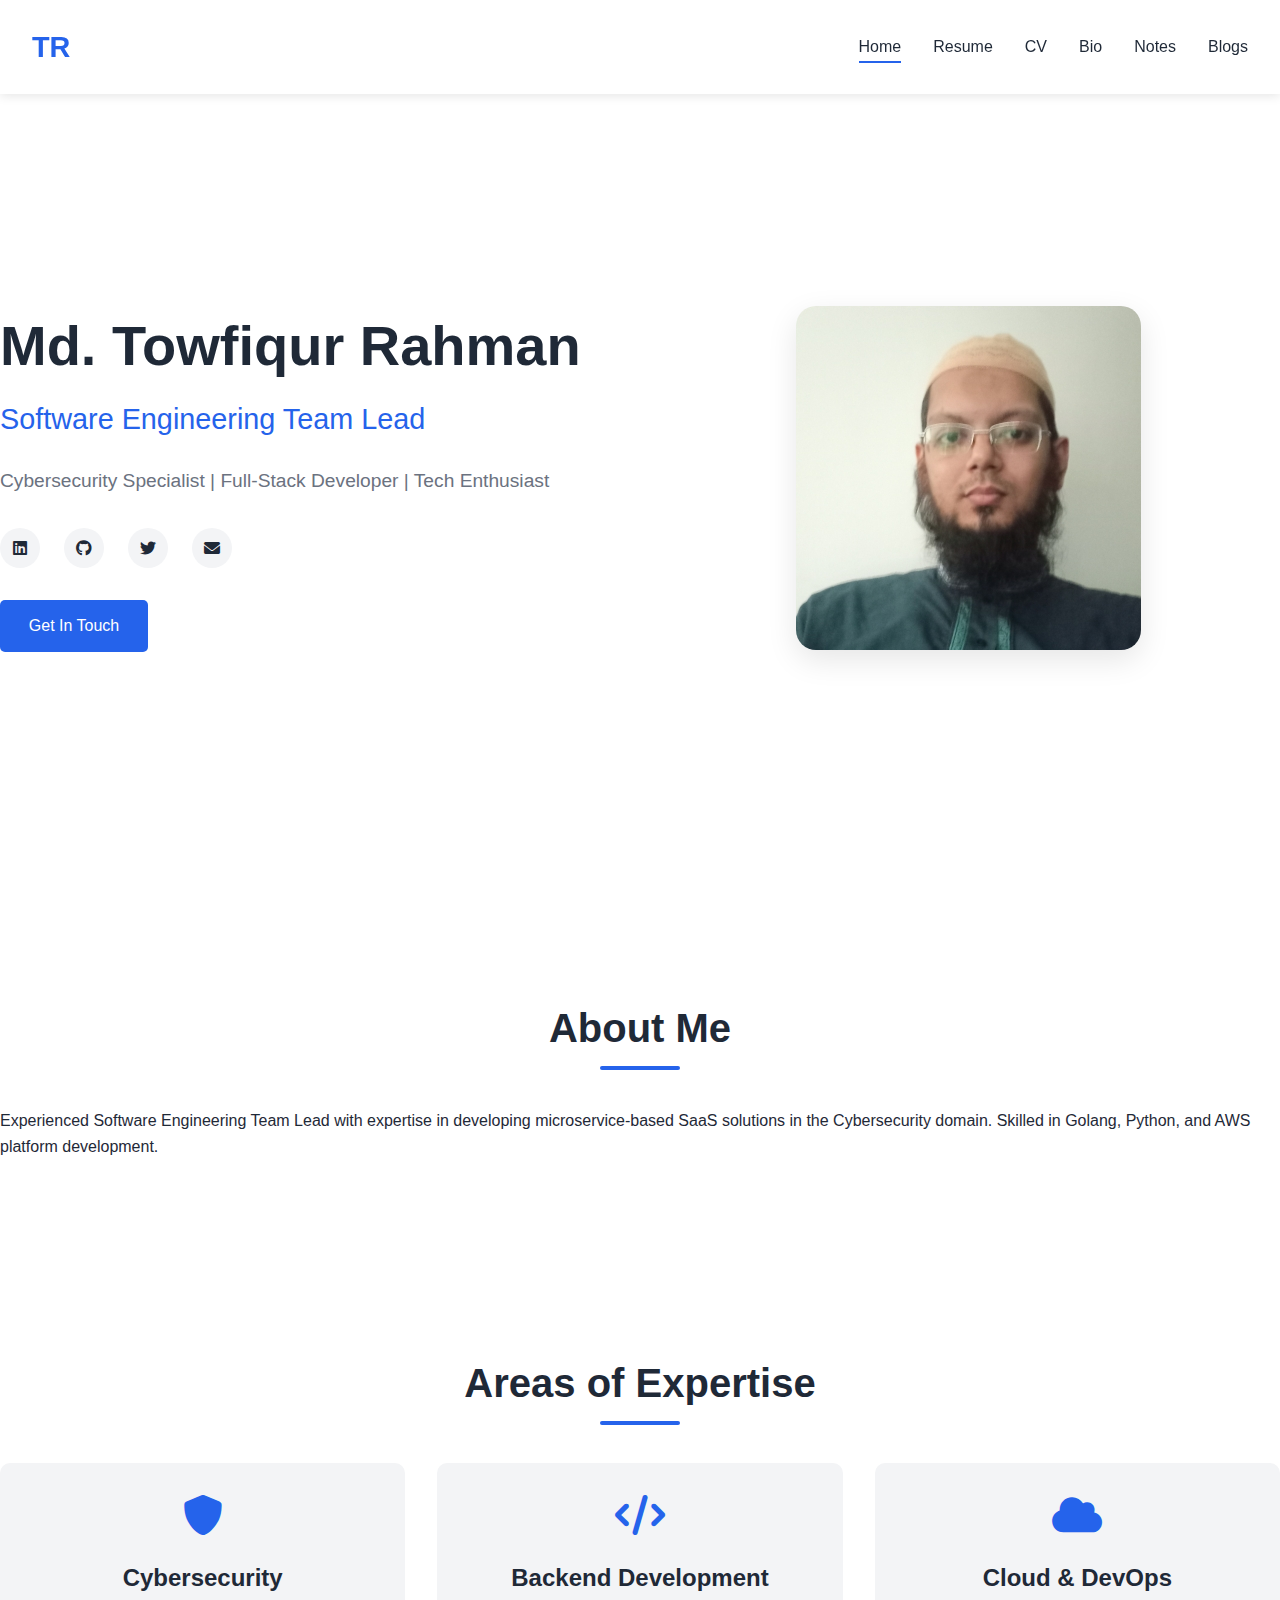
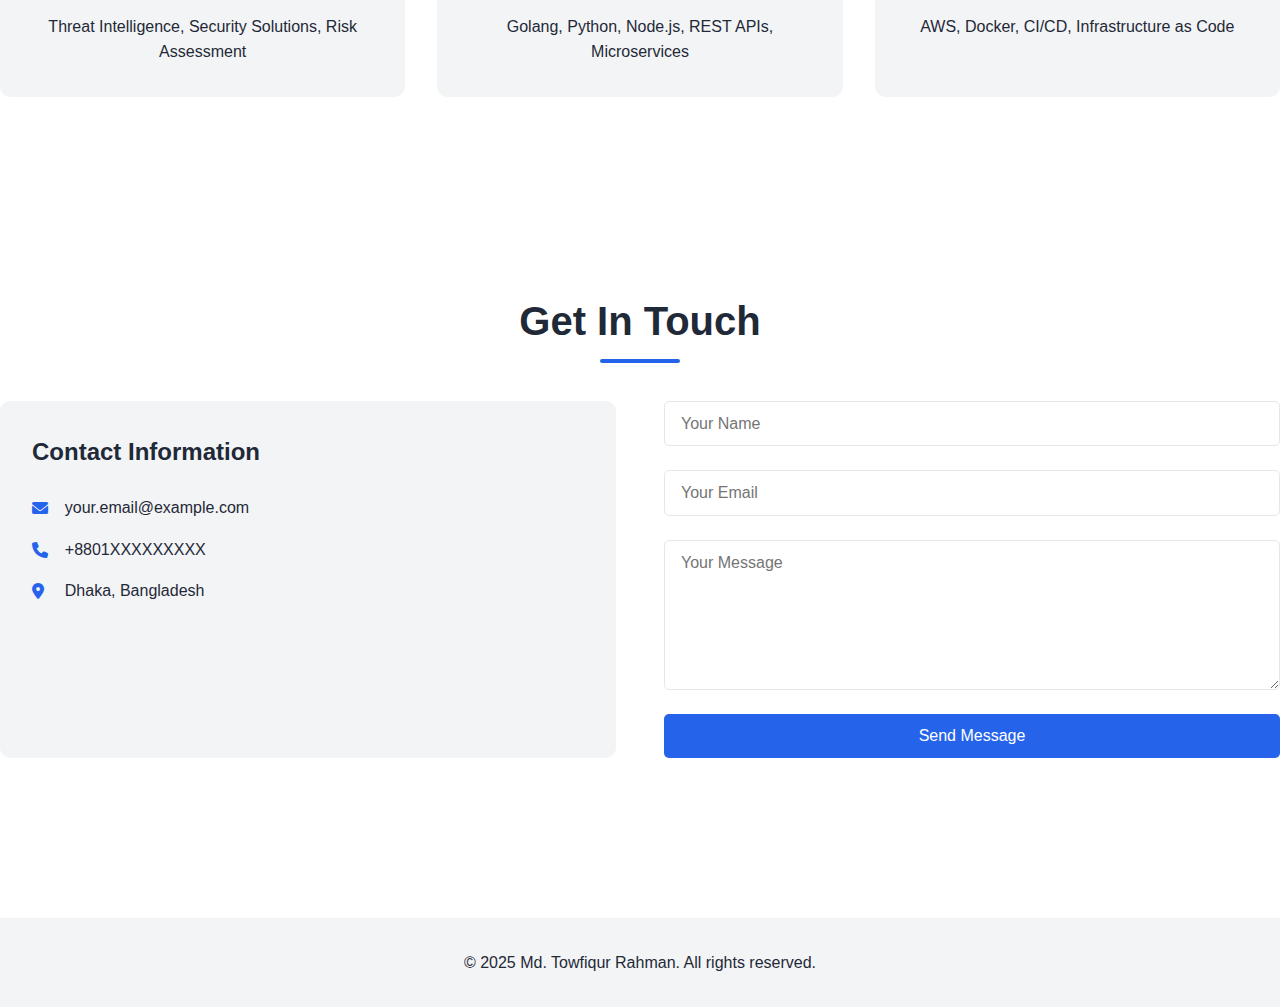
<file: index.html>
<!DOCTYPE html>
<html lang="en">
<head>
    <meta charset="UTF-8">
    <meta name="viewport" content="width=device-width, initial-scale=1.0">
    <title>Md. Towfiqur Rahman - Personal Website</title>
    <link rel="stylesheet" href="assets/css/style.css">
    <link rel="stylesheet" href="https://cdnjs.cloudflare.com/ajax/libs/font-awesome/6.0.0-beta3/css/all.min.css">
</head>
<body>
    <header>
        <nav>
            <div class="logo">TR</div>
            <ul class="nav-links">
                <li><a href="index.html" class="active">Home</a></li>
                <li><a href="resume.html">Resume</a></li>
                <li><a href="cv.html">CV</a></li>
                <li><a href="bio.html">Bio</a></li>
                <li><a href="notes.html">Notes</a></li>
                <li><a href="blogs.html">Blogs</a></li>
            </ul>
            <div class="hamburger">
                <div class="line"></div>
                <div class="line"></div>
                <div class="line"></div>
            </div>
        </nav>
    </header>

    <main>
        <section class="hero">
            <div class="hero-content">
                <h1>Md. Towfiqur Rahman</h1>
                <h2>Software Engineering Team Lead</h2>
                <p>Cybersecurity Specialist | Full-Stack Developer | Tech Enthusiast</p>
                <div class="social-links">
                    <a href="#" target="_blank"><i class="fab fa-linkedin"></i></a>
                    <a href="#" target="_blank"><i class="fab fa-github"></i></a>
                    <a href="#" target="_blank"><i class="fab fa-twitter"></i></a>
                    <a href="mailto:your.email@example.com"><i class="fas fa-envelope"></i></a>
                </div>
                <a href="#contact" class="cta-button">Get In Touch</a>
            </div>
            <div class="hero-image">
                <img src="assets/images/profile.jpg" alt="Md. Towfiqur Rahman">
            </div>
        </section>

        <section id="about" class="section">
            <h2>About Me</h2>
            <p>Experienced Software Engineering Team Lead with expertise in developing microservice-based SaaS solutions in the Cybersecurity domain. Skilled in Golang, Python, and AWS platform development.</p>
        </section>

        <section id="expertise" class="section">
            <h2>Areas of Expertise</h2>
            <div class="expertise-grid">
                <div class="expertise-item">
                    <i class="fas fa-shield-alt"></i>
                    <h3>Cybersecurity</h3>
                    <p>Threat Intelligence, Security Solutions, Risk Assessment</p>
                </div>
                <div class="expertise-item">
                    <i class="fas fa-code"></i>
                    <h3>Backend Development</h3>
                    <p>Golang, Python, Node.js, REST APIs, Microservices</p>
                </div>
                <div class="expertise-item">
                    <i class="fas fa-cloud"></i>
                    <h3>Cloud & DevOps</h3>
                    <p>AWS, Docker, CI/CD, Infrastructure as Code</p>
                </div>
            </div>
        </section>

        <section id="contact" class="section">
            <h2>Get In Touch</h2>
            <div class="contact-grid">
                <div class="contact-info">
                    <h3>Contact Information</h3>
                    <p><i class="fas fa-envelope"></i> your.email@example.com</p>
                    <p><i class="fas fa-phone"></i> +8801XXXXXXXXX</p>
                    <p><i class="fas fa-map-marker-alt"></i> Dhaka, Bangladesh</p>
                </div>
                <form class="contact-form">
                    <input type="text" placeholder="Your Name" required>
                    <input type="email" placeholder="Your Email" required>
                    <textarea placeholder="Your Message" required></textarea>
                    <button type="submit" class="cta-button">Send Message</button>
                </form>
            </div>
        </section>
    </main>

    <footer>
        <p>&copy; 2025 Md. Towfiqur Rahman. All rights reserved.</p>
    </footer>

    <script src="assets/js/script.js"></script>
</body>
</html>
</file>
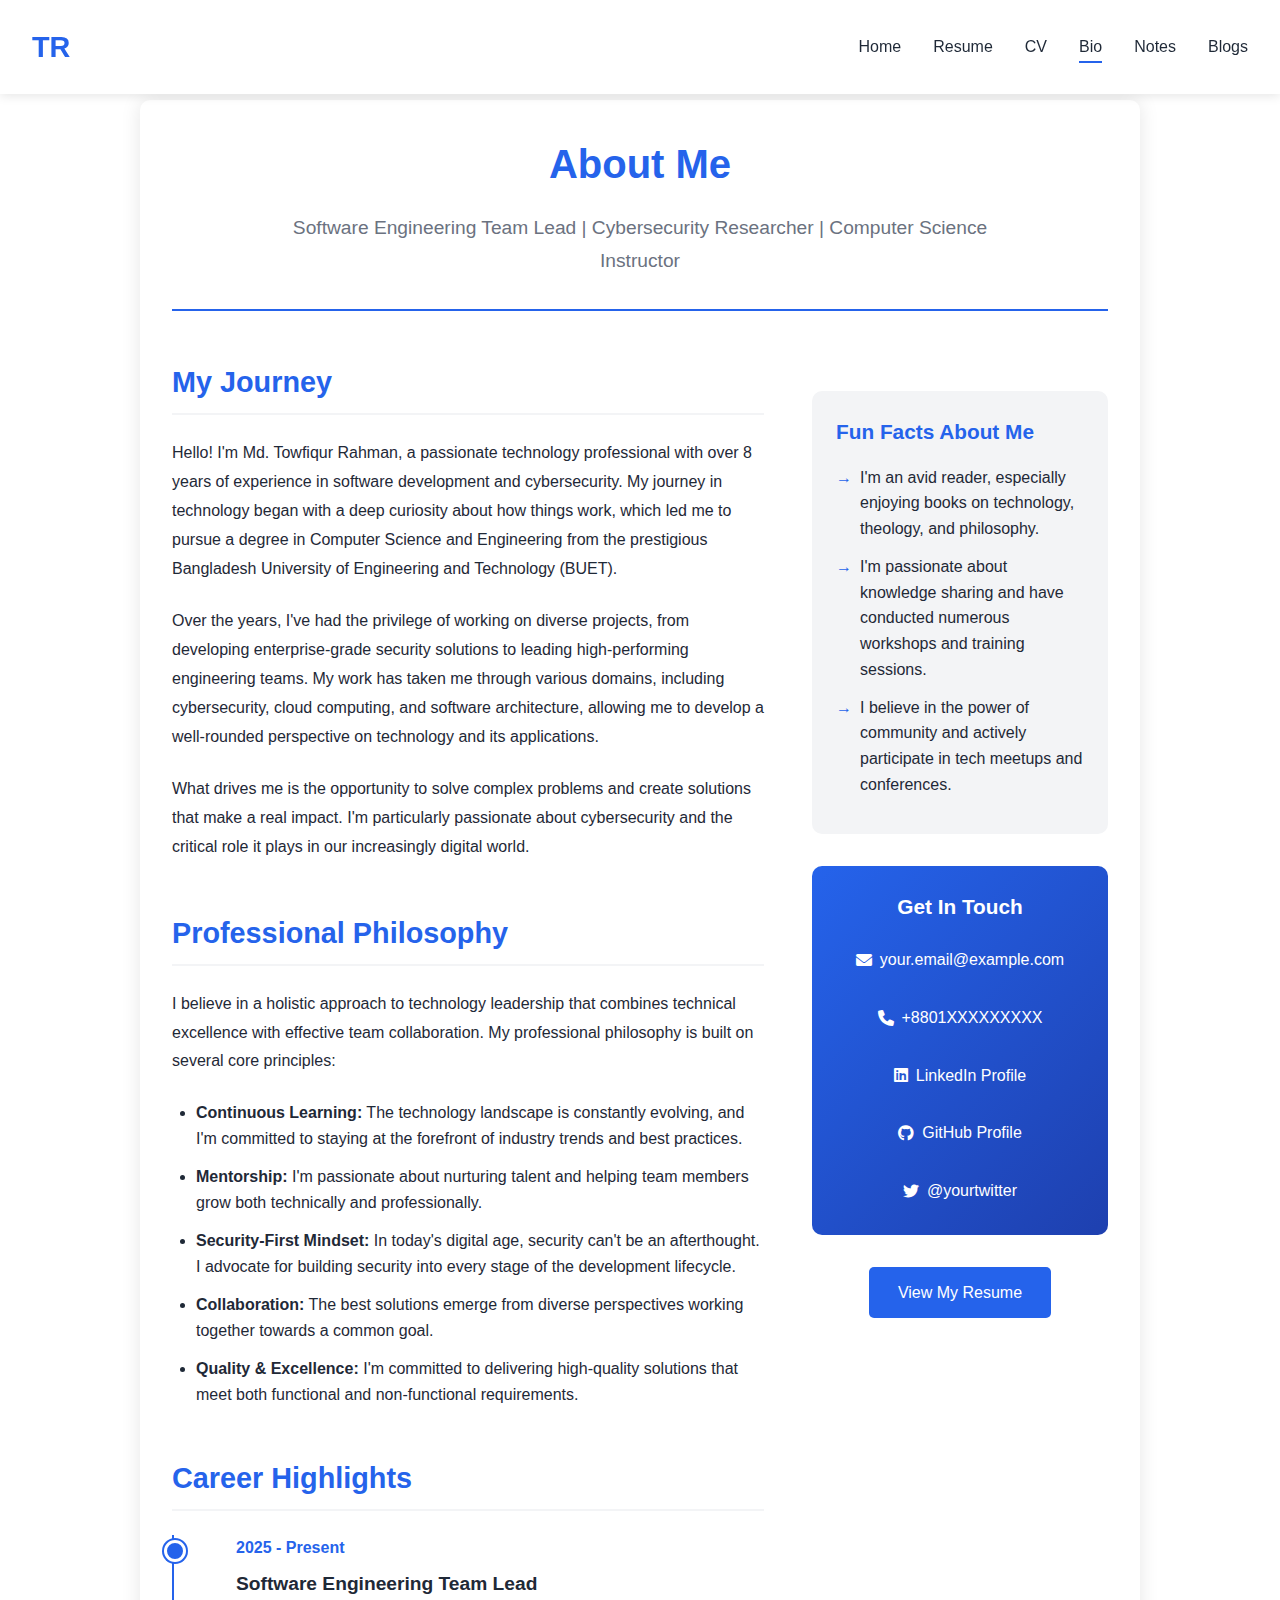
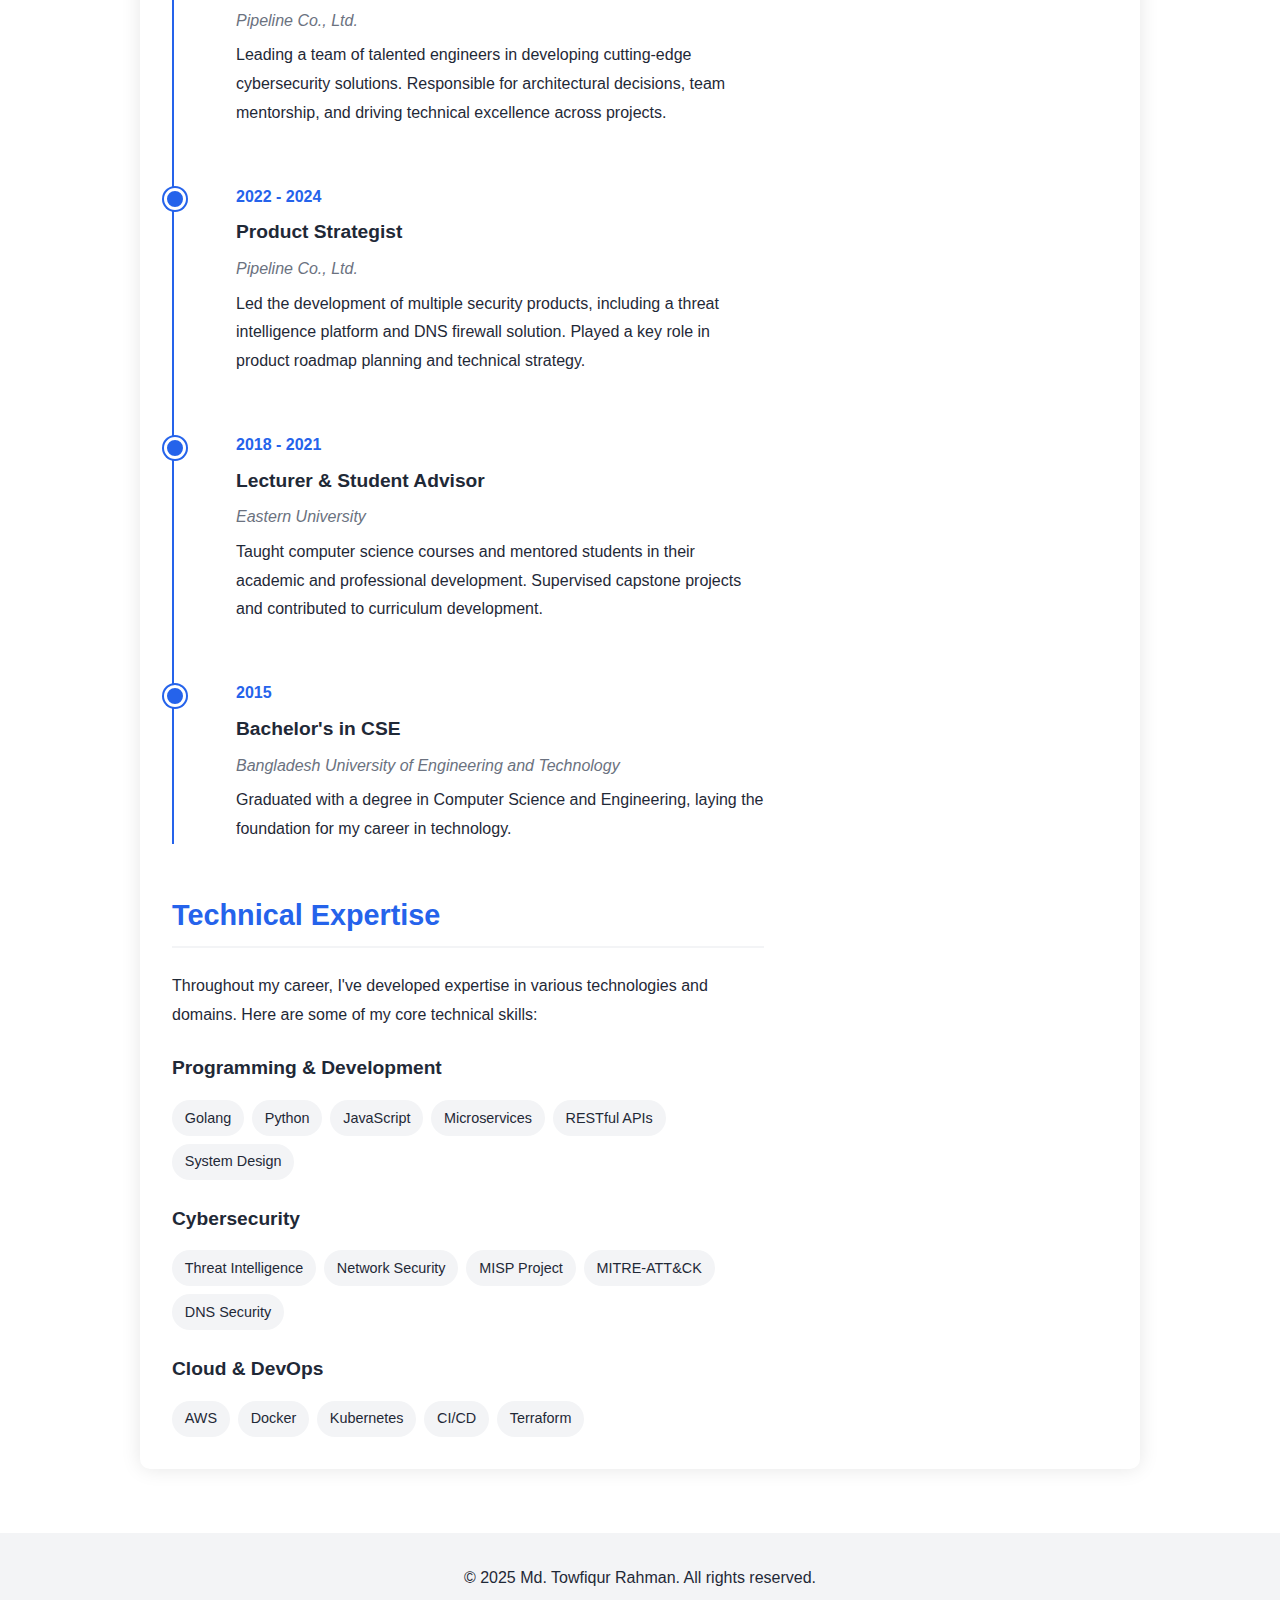
<file: bio.html>
<!DOCTYPE html>
<html lang="en">
<head>
    <meta charset="UTF-8">
    <meta name="viewport" content="width=device-width, initial-scale=1.0">
    <title>Bio - Md. Towfiqur Rahman</title>
    <link rel="stylesheet" href="assets/css/style.css">
    <link rel="stylesheet" href="https://cdnjs.cloudflare.com/ajax/libs/font-awesome/6.0.0-beta3/css/all.min.css">
    <style>
        .bio-container {
            max-width: 1000px;
            margin: 100px auto 50px;
            padding: 2rem;
            background: white;
            box-shadow: 0 0 20px rgba(0, 0, 0, 0.1);
            border-radius: 10px;
        }
        
        .bio-header {
            text-align: center;
            margin-bottom: 3rem;
            padding-bottom: 2rem;
            border-bottom: 2px solid var(--primary-color);
        }
        
        .bio-header h1 {
            font-size: 2.5rem;
            color: var(--primary-color);
            margin-bottom: 1rem;
        }
        
        .bio-header p {
            font-size: 1.2rem;
            color: var(--light-text);
            max-width: 700px;
            margin: 0 auto;
            line-height: 1.7;
        }
        
        .bio-content {
            display: flex;
            gap: 3rem;
        }
        
        .main-content {
            flex: 2;
        }
        
        .sidebar {
            flex: 1;
        }
        
        .bio-section {
            margin-bottom: 3rem;
        }
        
        .bio-section:last-child {
            margin-bottom: 0;
        }
        
        .bio-section h2 {
            color: var(--primary-color);
            font-size: 1.8rem;
            margin-bottom: 1.5rem;
            padding-bottom: 0.5rem;
            border-bottom: 2px solid var(--light-bg);
        }
        
        .bio-section p {
            line-height: 1.8;
            margin-bottom: 1.5rem;
            color: var(--text-color);
        }
        
        .bio-section ul {
            padding-left: 1.5rem;
            margin-bottom: 1.5rem;
        }
        
        .bio-section li {
            margin-bottom: 0.8rem;
            line-height: 1.6;
        }
        
        .timeline {
            position: relative;
            padding-left: 2rem;
        }
        
        .timeline::before {
            content: '';
            position: absolute;
            left: 0;
            top: 0;
            bottom: 0;
            width: 2px;
            background-color: var(--primary-color);
        }
        
        .timeline-item {
            position: relative;
            padding-bottom: 2rem;
            padding-left: 2rem;
        }
        
        .timeline-item:last-child {
            padding-bottom: 0;
        }
        
        .timeline-item::before {
            content: '';
            position: absolute;
            left: -2.5rem;
            top: 0.3rem;
            width: 1rem;
            height: 1rem;
            border-radius: 50%;
            background-color: var(--primary-color);
            border: 3px solid white;
            box-shadow: 0 0 0 2px var(--primary-color);
        }
        
        .timeline-date {
            font-weight: 600;
            color: var(--primary-color);
            margin-bottom: 0.5rem;
            display: block;
        }
        
        .timeline-title {
            font-size: 1.2rem;
            font-weight: 600;
            margin-bottom: 0.5rem;
            color: var(--text-color);
        }
        
        .timeline-subtitle {
            font-style: italic;
            color: var(--light-text);
            margin-bottom: 0.5rem;
            display: block;
        }
        
        .skills-list {
            display: flex;
            flex-wrap: wrap;
            gap: 0.5rem;
            margin-top: 1rem;
        }
        
        .skill-tag {
            background-color: var(--light-bg);
            color: var(--text-color);
            padding: 0.4rem 0.8rem;
            border-radius: 20px;
            font-size: 0.9rem;
            transition: var(--transition);
        }
        
        .skill-tag:hover {
            background-color: var(--primary-color);
            color: white;
        }
        
        .fun-facts {
            background-color: var(--light-bg);
            padding: 1.5rem;
            border-radius: 10px;
            margin-top: 2rem;
        }
        
        .fun-facts h3 {
            color: var(--primary-color);
            margin-bottom: 1rem;
            font-size: 1.3rem;
        }
        
        .fun-facts ul {
            list-style-type: none;
            padding-left: 0;
        }
        
        .fun-facts li {
            margin-bottom: 0.8rem;
            padding-left: 1.5rem;
            position: relative;
        }
        
        .fun-facts li::before {
            content: '→';
            position: absolute;
            left: 0;
            color: var(--primary-color);
        }
        
        .contact-card {
            background: linear-gradient(135deg, var(--primary-color), var(--secondary-color));
            color: white;
            padding: 1.5rem;
            border-radius: 10px;
            margin-top: 2rem;
            text-align: center;
        }
        
        .contact-card h3 {
            margin-top: 0;
            margin-bottom: 1rem;
            font-size: 1.3rem;
        }
        
        .contact-links {
            display: flex;
            flex-direction: column;
            gap: 1rem;
        }
        
        .contact-link {
            display: flex;
            align-items: center;
            justify-content: center;
            gap: 0.5rem;
            color: white;
            text-decoration: none;
            padding: 0.5rem;
            border-radius: 5px;
            transition: background-color 0.3s;
        }
        
        .contact-link:hover {
            background-color: rgba(255, 255, 255, 0.1);
        }
        
        @media (max-width: 768px) {
            .bio-container {
                margin: 80px 15px 30px;
                padding: 1.5rem;
            }
            
            .bio-content {
                flex-direction: column;
            }
            
            .bio-header h1 {
                font-size: 2rem;
            }
            
            .bio-section h2 {
                font-size: 1.5rem;
            }
        }
    </style>
</head>
<body>
    <header>
        <nav>
            <div class="logo">TR</div>
            <ul class="nav-links">
                <li><a href="index.html">Home</a></li>
                <li><a href="resume.html">Resume</a></li>
                <li><a href="cv.html">CV</a></li>
                <li><a href="bio.html" class="active">Bio</a></li>
                <li><a href="notes.html">Notes</a></li>
                <li><a href="blogs.html">Blogs</a></li>
            </ul>
            <div class="hamburger">
                <div class="line"></div>
                <div class="line"></div>
                <div class="line"></div>
            </div>
        </nav>
    </header>

    <div class="bio-container">
        <div class="bio-header">
            <h1>About Me</h1>
            <p>Software Engineering Team Lead | Cybersecurity Researcher | Computer Science Instructor</p>
        </div>
        
        <div class="bio-content">
            <div class="main-content">
                <section class="bio-section">
                    <h2>My Journey</h2>
                    <p>Hello! I'm Md. Towfiqur Rahman, a passionate technology professional with over 8 years of experience in software development and cybersecurity. My journey in technology began with a deep curiosity about how things work, which led me to pursue a degree in Computer Science and Engineering from the prestigious Bangladesh University of Engineering and Technology (BUET).</p>
                    
                    <p>Over the years, I've had the privilege of working on diverse projects, from developing enterprise-grade security solutions to leading high-performing engineering teams. My work has taken me through various domains, including cybersecurity, cloud computing, and software architecture, allowing me to develop a well-rounded perspective on technology and its applications.</p>
                    
                    <p>What drives me is the opportunity to solve complex problems and create solutions that make a real impact. I'm particularly passionate about cybersecurity and the critical role it plays in our increasingly digital world.</p>
                </section>
                
                <section class="bio-section">
                    <h2>Professional Philosophy</h2>
                    <p>I believe in a holistic approach to technology leadership that combines technical excellence with effective team collaboration. My professional philosophy is built on several core principles:</p>
                    
                    <ul>
                        <li><strong>Continuous Learning:</strong> The technology landscape is constantly evolving, and I'm committed to staying at the forefront of industry trends and best practices.</li>
                        <li><strong>Mentorship:</strong> I'm passionate about nurturing talent and helping team members grow both technically and professionally.</li>
                        <li><strong>Security-First Mindset:</strong> In today's digital age, security can't be an afterthought. I advocate for building security into every stage of the development lifecycle.</li>
                        <li><strong>Collaboration:</strong> The best solutions emerge from diverse perspectives working together towards a common goal.</li>
                        <li><strong>Quality & Excellence:</strong> I'm committed to delivering high-quality solutions that meet both functional and non-functional requirements.</li>
                    </ul>
                </section>
                
                <section class="bio-section">
                    <h2>Career Highlights</h2>
                    <div class="timeline">
                        <div class="timeline-item">
                            <span class="timeline-date">2025 - Present</span>
                            <h3 class="timeline-title">Software Engineering Team Lead</h3>
                            <span class="timeline-subtitle">Pipeline Co., Ltd.</span>
                            <p>Leading a team of talented engineers in developing cutting-edge cybersecurity solutions. Responsible for architectural decisions, team mentorship, and driving technical excellence across projects.</p>
                        </div>
                        
                        <div class="timeline-item">
                            <span class="timeline-date">2022 - 2024</span>
                            <h3 class="timeline-title">Product Strategist</h3>
                            <span class="timeline-subtitle">Pipeline Co., Ltd.</span>
                            <p>Led the development of multiple security products, including a threat intelligence platform and DNS firewall solution. Played a key role in product roadmap planning and technical strategy.</p>
                        </div>
                        
                        <div class="timeline-item">
                            <span class="timeline-date">2018 - 2021</span>
                            <h3 class="timeline-title">Lecturer & Student Advisor</h3>
                            <span class="timeline-subtitle">Eastern University</span>
                            <p>Taught computer science courses and mentored students in their academic and professional development. Supervised capstone projects and contributed to curriculum development.</p>
                        </div>
                        
                        <div class="timeline-item">
                            <span class="timeline-date">2015</span>
                            <h3 class="timeline-title">Bachelor's in CSE</h3>
                            <span class="timeline-subtitle">Bangladesh University of Engineering and Technology</span>
                            <p>Graduated with a degree in Computer Science and Engineering, laying the foundation for my career in technology.</p>
                        </div>
                    </div>
                </section>
                
                <section class="bio-section">
                    <h2>Technical Expertise</h2>
                    <p>Throughout my career, I've developed expertise in various technologies and domains. Here are some of my core technical skills:</p>
                    
                    <h3 style="margin-top: 1.5rem; font-size: 1.2rem;">Programming & Development</h3>
                    <div class="skills-list">
                        <span class="skill-tag">Golang</span>
                        <span class="skill-tag">Python</span>
                        <span class="skill-tag">JavaScript</span>
                        <span class="skill-tag">Microservices</span>
                        <span class="skill-tag">RESTful APIs</span>
                        <span class="skill-tag">System Design</span>
                    </div>
                    
                    <h3 style="margin-top: 1.5rem; font-size: 1.2rem;">Cybersecurity</h3>
                    <div class="skills-list">
                        <span class="skill-tag">Threat Intelligence</span>
                        <span class="skill-tag">Network Security</span>
                        <span class="skill-tag">MISP Project</span>
                        <span class="skill-tag">MITRE-ATT&CK</span>
                        <span class="skill-tag">DNS Security</span>
                    </div>
                    
                    <h3 style="margin-top: 1.5rem; font-size: 1.2rem;">Cloud & DevOps</h3>
                    <div class="skills-list">
                        <span class="skill-tag">AWS</span>
                        <span class="skill-tag">Docker</span>
                        <span class="skill-tag">Kubernetes</span>
                        <span class="skill-tag">CI/CD</span>
                        <span class="skill-tag">Terraform</span>
                    </div>
                </section>
            </div>
            
            <div class="sidebar">
                <div class="fun-facts">
                    <h3>Fun Facts About Me</h3>
                    <ul>
                        <li>I'm an avid reader, especially enjoying books on technology, theology, and philosophy.</li>
<!--                         <li>In my free time, I contribute to open-source projects and write technical blog posts.</li> -->
                        <li>I'm passionate about knowledge sharing and have conducted numerous workshops and training sessions.</li>
                        <li>I believe in the power of community and actively participate in tech meetups and conferences.</li>
<!--                         <li>When I'm not coding, you can find me hiking, or exploring new cuisines.</li> -->
                    </ul>
                </div>
                
                <div class="contact-card">
                    <h3>Get In Touch</h3>
                    <div class="contact-links">
                        <a href="mailto:your.email@example.com" class="contact-link">
                            <i class="fas fa-envelope"></i> your.email@example.com
                        </a>
                        <a href="tel:+8801XXXXXXXXX" class="contact-link">
                            <i class="fas fa-phone"></i> +8801XXXXXXXXX
                        </a>
                        <a href="#" target="_blank" class="contact-link">
                            <i class="fab fa-linkedin"></i> LinkedIn Profile
                        </a>
                        <a href="#" target="_blank" class="contact-link">
                            <i class="fab fa-github"></i> GitHub Profile
                        </a>
                        <a href="#" target="_blank" class="contact-link">
                            <i class="fab fa-twitter"></i> @yourtwitter
                        </a>
                    </div>
                </div>
                
                <div style="margin-top: 2rem; text-align: center;">
                    <a href="resume.html" class="cta-button" style="display: inline-block;">
                        View My Resume
                    </a>
                </div>
            </div>
        </div>
    </div>

    <footer>
        <p>&copy; 2025 Md. Towfiqur Rahman. All rights reserved.</p>
    </footer>

    <script src="assets/js/script.js"></script>
</body>
</html>
</file>
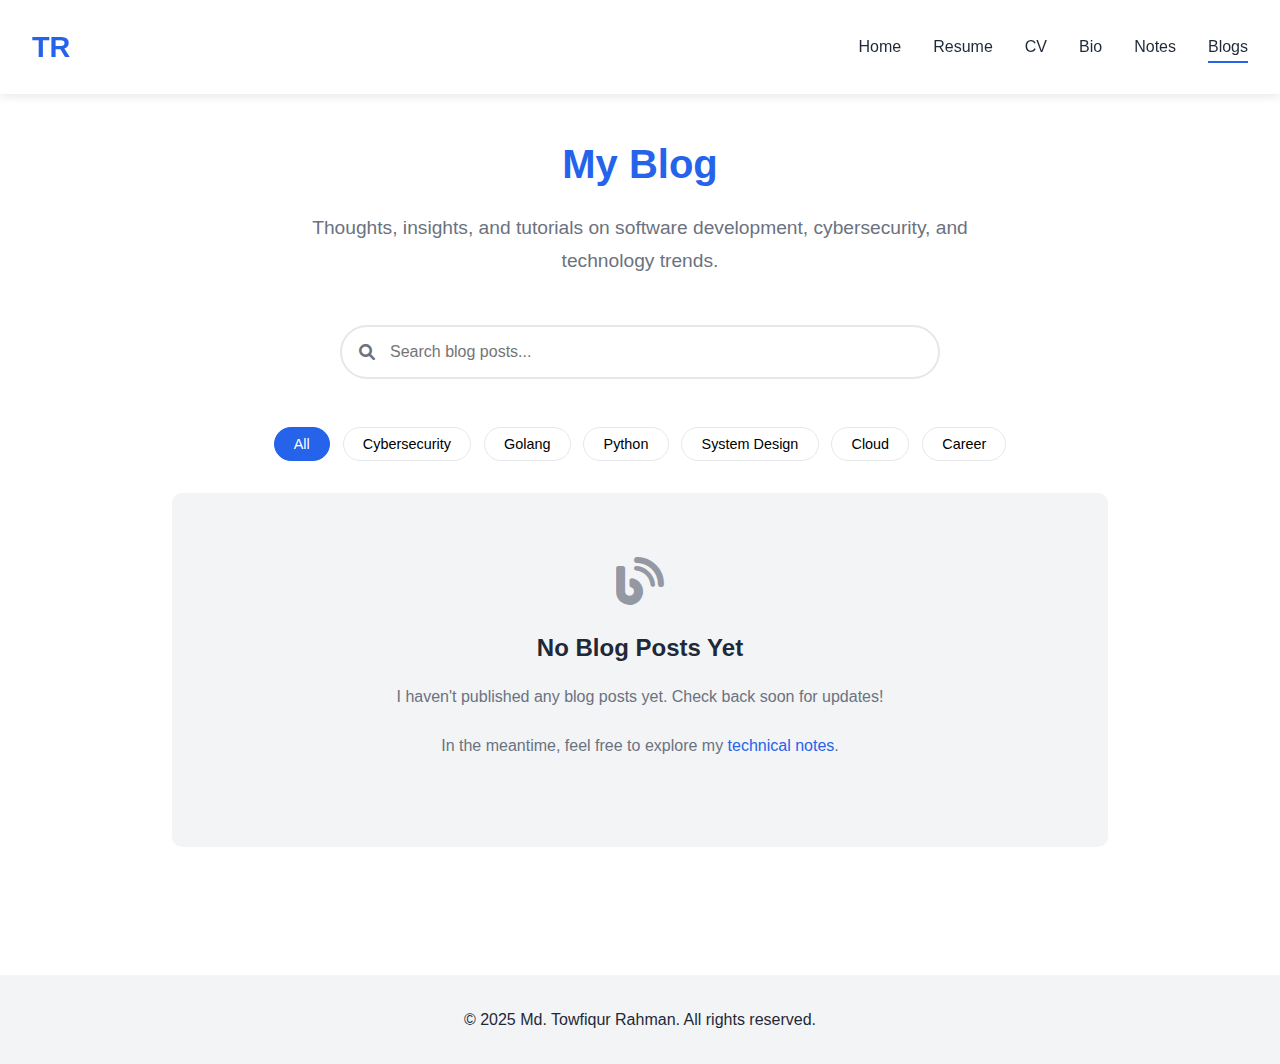
<file: blogs.html>
<!DOCTYPE html>
<html lang="en">
<head>
    <meta charset="UTF-8">
    <meta name="viewport" content="width=device-width, initial-scale=1.0">
    <title>Blog - Md. Towfiqur Rahman</title>
    <link rel="stylesheet" href="assets/css/style.css">
    <link rel="stylesheet" href="https://cdnjs.cloudflare.com/ajax/libs/font-awesome/6.0.0-beta3/css/all.min.css">
    <style>
        .blog-container {
            max-width: 1000px;
            margin: 100px auto 50px;
            padding: 2rem;
        }
        
        .blog-header {
            text-align: center;
            margin-bottom: 3rem;
        }
        
        .blog-header h1 {
            font-size: 2.5rem;
            color: var(--primary-color);
            margin-bottom: 1rem;
        }
        
        .blog-header p {
            font-size: 1.2rem;
            color: var(--light-text);
            max-width: 700px;
            margin: 0 auto;
            line-height: 1.7;
        }
        
        .search-bar {
            max-width: 600px;
            margin: 0 auto 3rem;
            position: relative;
        }
        
        .search-bar input {
            width: 100%;
            padding: 1rem 1.5rem 1rem 3rem;
            border: 2px solid var(--border-color);
            border-radius: 50px;
            font-size: 1rem;
            transition: all 0.3s;
        }
        
        .search-bar input:focus {
            outline: none;
            border-color: var(--primary-color);
            box-shadow: 0 0 0 3px rgba(37, 99, 235, 0.1);
        }
        
        .search-bar i {
            position: absolute;
            left: 1.2rem;
            top: 50%;
            transform: translateY(-50%);
            color: var(--light-text);
        }
        
        .blog-grid {
            display: grid;
            grid-template-columns: 1fr;
            gap: 3rem;
            margin-bottom: 3rem;
        }
        
        .blog-card {
            display: grid;
            grid-template-columns: 300px 1fr;
            gap: 2rem;
            background: white;
            border-radius: 10px;
            overflow: hidden;
            box-shadow: 0 4px 6px rgba(0, 0, 0, 0.05);
            transition: transform 0.3s, box-shadow 0.3s;
        }
        
        .blog-card:hover {
            transform: translateY(-5px);
            box-shadow: 0 10px 20px rgba(0, 0, 0, 0.1);
        }
        
        .blog-image {
            height: 100%;
            overflow: hidden;
        }
        
        .blog-image img {
            width: 100%;
            height: 100%;
            object-fit: cover;
            transition: transform 0.5s;
        }
        
        .blog-card:hover .blog-image img {
            transform: scale(1.05);
        }
        
        .blog-content {
            padding: 2rem 2rem 2rem 0;
            display: flex;
            flex-direction: column;
        }
        
        .blog-meta {
            display: flex;
            gap: 1rem;
            margin-bottom: 1rem;
            font-size: 0.9rem;
            color: var(--light-text);
        }
        
        .blog-category {
            display: inline-block;
            background-color: var(--light-bg);
            color: var(--primary-color);
            padding: 0.3rem 0.8rem;
            border-radius: 20px;
            font-size: 0.8rem;
            font-weight: 600;
            margin-bottom: 1rem;
            align-self: flex-start;
        }
        
        .blog-title {
            font-size: 1.5rem;
            margin-bottom: 1rem;
            color: var(--text-color);
            line-height: 1.4;
        }
        
        .blog-excerpt {
            color: var(--light-text);
            margin-bottom: 1.5rem;
            line-height: 1.7;
            flex: 1;
        }
        
        .read-more {
            display: inline-flex;
            align-items: center;
            gap: 0.5rem;
            color: var(--primary-color);
            font-weight: 600;
            text-decoration: none;
            transition: color 0.3s;
        }
        
        .read-more:hover {
            color: var(--secondary-color);
        }
        
        .read-more i {
            transition: transform 0.3s;
        }
        
        .read-more:hover i {
            transform: translateX(5px);
        }
        
        .empty-state {
            text-align: center;
            padding: 4rem 2rem;
            background-color: var(--light-bg);
            border-radius: 10px;
            margin: 2rem 0;
        }
        
        .empty-state i {
            font-size: 3rem;
            color: var(--light-text);
            margin-bottom: 1.5rem;
            opacity: 0.7;
        }
        
        .empty-state h3 {
            font-size: 1.5rem;
            margin-bottom: 1rem;
            color: var(--text-color);
        }
        
        .empty-state p {
            color: var(--light-text);
            max-width: 500px;
            margin: 0 auto 1.5rem;
            line-height: 1.6;
        }
        
        .pagination {
            display: flex;
            justify-content: center;
            gap: 0.5rem;
            margin-top: 3rem;
        }
        
        .pagination a, .pagination span {
            display: flex;
            align-items: center;
            justify-content: center;
            width: 40px;
            height: 40px;
            border-radius: 50%;
            background-color: white;
            color: var(--text-color);
            text-decoration: none;
            font-weight: 500;
            transition: all 0.3s;
            border: 1px solid var(--border-color);
        }
        
        .pagination a:hover, .pagination .current {
            background-color: var(--primary-color);
            color: white;
            border-color: var(--primary-color);
        }
        
        .pagination .disabled {
            opacity: 0.5;
            cursor: not-allowed;
        }
        
        .category-filter {
            display: flex;
            justify-content: center;
            flex-wrap: wrap;
            gap: 0.8rem;
            margin-bottom: 2rem;
        }
        
        .category-filter button {
            background: none;
            border: 1px solid var(--border-color);
            padding: 0.5rem 1.2rem;
            border-radius: 20px;
            font-size: 0.9rem;
            cursor: pointer;
            transition: all 0.3s;
        }
        
        .category-filter button:hover, .category-filter button.active {
            background-color: var(--primary-color);
            color: white;
            border-color: var(--primary-color);
        }
        
        @media (max-width: 900px) {
            .blog-card {
                grid-template-columns: 1fr;
            }
            
            .blog-image {
                height: 250px;
            }
            
            .blog-content {
                padding: 0 2rem 2rem;
            }
        }
        
        @media (max-width: 768px) {
            .blog-container {
                margin: 80px 15px 30px;
                padding: 1rem;
            }
            
            .blog-header h1 {
                font-size: 2rem;
            }
            
            .blog-grid {
                gap: 2rem;
            }
        }
    </style>
</head>
<body>
    <header>
        <nav>
            <div class="logo">TR</div>
            <ul class="nav-links">
                <li><a href="index.html">Home</a></li>
                <li><a href="resume.html">Resume</a></li>
                <li><a href="cv.html">CV</a></li>
                <li><a href="bio.html">Bio</a></li>
                <li><a href="notes.html">Notes</a></li>
                <li><a href="blogs.html" class="active">Blogs</a></li>
            </ul>
            <div class="hamburger">
                <div class="line"></div>
                <div class="line"></div>
                <div class="line"></div>
            </div>
        </nav>
    </header>

    <div class="blog-container">
        <div class="blog-header">
            <h1>My Blog</h1>
            <p>Thoughts, insights, and tutorials on software development, cybersecurity, and technology trends.</p>
        </div>
        
        <div class="search-bar">
            <i class="fas fa-search"></i>
            <input type="text" placeholder="Search blog posts...">
        </div>
        
        <div class="category-filter">
            <button class="active">All</button>
            <button>Cybersecurity</button>
            <button>Golang</button>
            <button>Python</button>
            <button>System Design</button>
            <button>Cloud</button>
            <button>Career</button>
        </div>
        
        <div class="empty-state">
            <i class="fas fa-blog"></i>
            <h3>No Blog Posts Yet</h3>
            <p>I haven't published any blog posts yet. Check back soon for updates!</p>
            <p>In the meantime, feel free to explore my <a href="notes.html" style="color: var(--primary-color);">technical notes</a>.</p>
        </div>
        
        <!-- Example blog post (hidden for now) -->
        <!--
        <div class="blog-grid">
            <article class="blog-card">
                <div class="blog-image">
                    <img src="assets/images/blog-1.jpg" alt="Zero Trust Security">
                </div>
                <div class="blog-content">
                    <span class="blog-category">Cybersecurity</span>
                    <h2 class="blog-title">Implementing Zero Trust Architecture in Modern Cloud Environments</h2>
                    <div class="blog-meta">
                        <span><i class="far fa-calendar"></i> May 15, 2025</span>
                        <span><i class="far fa-clock"></i> 8 min read</span>
                    </div>
                    <p class="blog-excerpt">In this comprehensive guide, we'll explore the principles of Zero Trust security and walk through implementing a Zero Trust architecture in modern cloud environments using industry best practices and open-source tools.</p>
                    <a href="#" class="read-more">Read More <i class="fas fa-arrow-right"></i></a>
                </div>
            </article>
            
            <article class="blog-card">
                <div class="blog-image">
                    <img src="assets/images/blog-2.jpg" alt="Golang Concurrency">
                </div>
                <div class="blog-content">
                    <span class="blog-category">Golang</span>
                    <h2 class="blog-title">Mastering Concurrency in Go: Patterns and Best Practices</h2>
                    <div class="blog-meta">
                        <span><i class="far fa-calendar"></i> April 28, 2025</span>
                        <span><i class="far fa-clock"></i> 12 min read</span>
                    </div>
                    <p class="blog-excerpt">Go's concurrency model is one of its most powerful features. In this post, we'll dive deep into goroutines, channels, and common concurrency patterns to help you write efficient and bug-free concurrent Go code.</p>
                    <a href="#" class="read-more">Read More <i class="fas fa-arrow-right"></i></a>
                </div>
            </article>
            
            <article class="blog-card">
                <div class="blog-image">
                    <img src="assets/images/blog-3.jpg" alt="Microservices">
                </div>
                <div class="blog-content">
                    <span class="blog-category">System Design</span>
                    <h2 class="blog-title">From Monolith to Microservices: A Practical Migration Guide</h2>
                    <div class="blog-meta">
                        <span><i class="far fa-calendar"></i> April 10, 2025</span>
                        <span><i class="far fa-clock"></i> 15 min read</span>
                    </div>
                    <p class="blog-excerpt">Thinking about migrating from a monolithic architecture to microservices? This guide covers the why, when, and how of microservices migration, along with real-world challenges and solutions from our experience.</p>
                    <a href="#" class="read-more">Read More <i class="fas fa-arrow-right"></i></a>
                </div>
            </article>
        </div>
        
        <div class="pagination">
            <a href="#" class="disabled"><i class="fas fa-chevron-left"></i></a>
            <a href="#" class="current">1</a>
            <a href="#">2</a>
            <a href="#">3</a>
            <a href="#"><i class="fas fa-chevron-right"></i></a>
        </div>
        -->
    </div>

    <footer>
        <p>&copy; 2025 Md. Towfiqur Rahman. All rights reserved.</p>
    </footer>

    <script src="assets/js/script.js"></script>
    <script>
        // Category filter functionality
        const filterButtons = document.querySelectorAll('.category-filter button');
        
        filterButtons.forEach(button => {
            button.addEventListener('click', () => {
                // Remove active class from all buttons
                filterButtons.forEach(btn => btn.classList.remove('active'));
                // Add active class to clicked button
                button.classList.add('active');
                
                // Here you would typically filter the blog posts based on the selected category
                // For now, we're just showing the empty state
                // In a real implementation, you would fetch and display the filtered posts
            });
        });
        
        // Search functionality
        const searchInput = document.querySelector('.search-bar input');
        
        searchInput.addEventListener('input', (e) => {
            const searchTerm = e.target.value.toLowerCase();
            
            // Here you would typically filter blog posts based on the search term
            // For now, we're just logging the search term
            console.log('Searching for:', searchTerm);
        });
    </script>
</body>
</html>
</file>
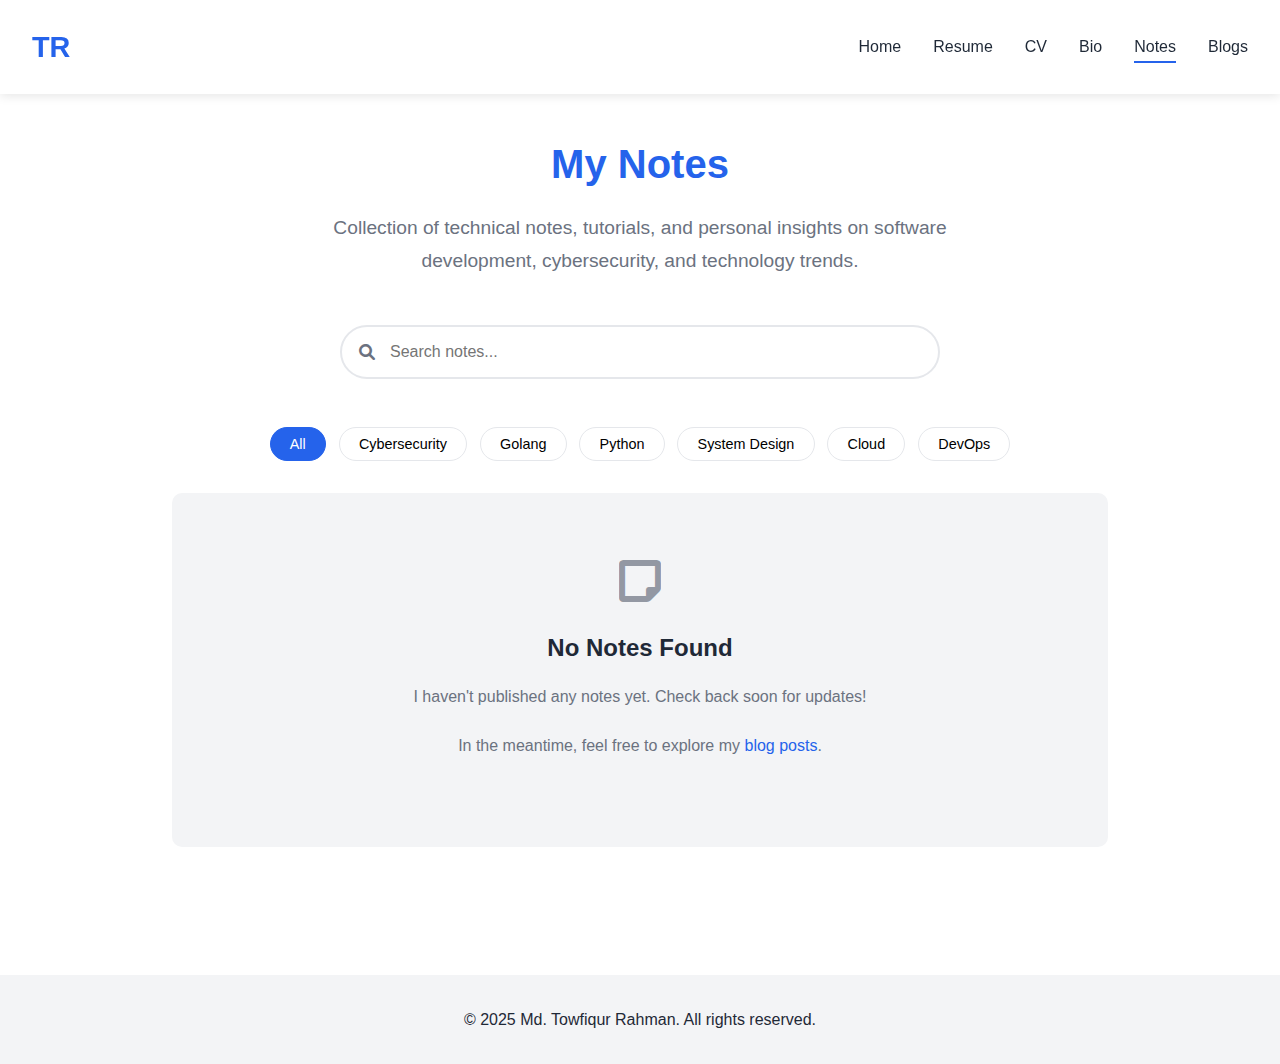
<file: notes.html>
<!DOCTYPE html>
<html lang="en">
<head>
    <meta charset="UTF-8">
    <meta name="viewport" content="width=device-width, initial-scale=1.0">
    <title>Notes - Md. Towfiqur Rahman</title>
    <link rel="stylesheet" href="assets/css/style.css">
    <link rel="stylesheet" href="https://cdnjs.cloudflare.com/ajax/libs/font-awesome/6.0.0-beta3/css/all.min.css">
    <style>
        .notes-container {
            max-width: 1000px;
            margin: 100px auto 50px;
            padding: 2rem;
        }
        
        .notes-header {
            text-align: center;
            margin-bottom: 3rem;
        }
        
        .notes-header h1 {
            font-size: 2.5rem;
            color: var(--primary-color);
            margin-bottom: 1rem;
        }
        
        .notes-header p {
            font-size: 1.2rem;
            color: var(--light-text);
            max-width: 700px;
            margin: 0 auto;
            line-height: 1.7;
        }
        
        .search-bar {
            max-width: 600px;
            margin: 0 auto 3rem;
            position: relative;
        }
        
        .search-bar input {
            width: 100%;
            padding: 1rem 1.5rem 1rem 3rem;
            border: 2px solid var(--border-color);
            border-radius: 50px;
            font-size: 1rem;
            transition: all 0.3s;
        }
        
        .search-bar input:focus {
            outline: none;
            border-color: var(--primary-color);
            box-shadow: 0 0 0 3px rgba(37, 99, 235, 0.1);
        }
        
        .search-bar i {
            position: absolute;
            left: 1.2rem;
            top: 50%;
            transform: translateY(-50%);
            color: var(--light-text);
        }
        
        .notes-grid {
            display: grid;
            grid-template-columns: repeat(auto-fill, minmax(300px, 1fr));
            gap: 2rem;
            margin-bottom: 3rem;
        }
        
        .note-card {
            background: white;
            border-radius: 10px;
            overflow: hidden;
            box-shadow: 0 4px 6px rgba(0, 0, 0, 0.05);
            transition: transform 0.3s, box-shadow 0.3s;
            display: flex;
            flex-direction: column;
            height: 100%;
        }
        
        .note-card:hover {
            transform: translateY(-5px);
            box-shadow: 0 10px 20px rgba(0, 0, 0, 0.1);
        }
        
        .note-image {
            height: 180px;
            overflow: hidden;
        }
        
        .note-image img {
            width: 100%;
            height: 100%;
            object-fit: cover;
            transition: transform 0.5s;
        }
        
        .note-card:hover .note-image img {
            transform: scale(1.05);
        }
        
        .note-content {
            padding: 1.5rem;
            flex: 1;
            display: flex;
            flex-direction: column;
        }
        
        .note-category {
            display: inline-block;
            background-color: var(--light-bg);
            color: var(--primary-color);
            padding: 0.3rem 0.8rem;
            border-radius: 20px;
            font-size: 0.8rem;
            font-weight: 600;
            margin-bottom: 1rem;
            align-self: flex-start;
        }
        
        .note-title {
            font-size: 1.3rem;
            margin-bottom: 0.8rem;
            color: var(--text-color);
            line-height: 1.4;
        }
        
        .note-excerpt {
            color: var(--light-text);
            margin-bottom: 1.5rem;
            flex: 1;
        }
        
        .note-meta {
            display: flex;
            justify-content: space-between;
            align-items: center;
            font-size: 0.9rem;
            color: var(--light-text);
            padding-top: 1rem;
            border-top: 1px solid var(--border-color);
        }
        
        .note-date {
            display: flex;
            align-items: center;
            gap: 0.3rem;
        }
        
        .note-read-more {
            color: var(--primary-color);
            font-weight: 600;
            text-decoration: none;
            transition: color 0.3s;
        }
        
        .note-read-more:hover {
            color: var(--secondary-color);
        }
        
        .empty-state {
            text-align: center;
            padding: 4rem 2rem;
            background-color: var(--light-bg);
            border-radius: 10px;
            margin: 2rem 0;
        }
        
        .empty-state i {
            font-size: 3rem;
            color: var(--light-text);
            margin-bottom: 1.5rem;
            opacity: 0.7;
        }
        
        .empty-state h3 {
            font-size: 1.5rem;
            margin-bottom: 1rem;
            color: var(--text-color);
        }
        
        .empty-state p {
            color: var(--light-text);
            max-width: 500px;
            margin: 0 auto 1.5rem;
            line-height: 1.6;
        }
        
        .pagination {
            display: flex;
            justify-content: center;
            gap: 0.5rem;
            margin-top: 3rem;
        }
        
        .pagination a, .pagination span {
            display: flex;
            align-items: center;
            justify-content: center;
            width: 40px;
            height: 40px;
            border-radius: 50%;
            background-color: white;
            color: var(--text-color);
            text-decoration: none;
            font-weight: 500;
            transition: all 0.3s;
            border: 1px solid var(--border-color);
        }
        
        .pagination a:hover, .pagination .current {
            background-color: var(--primary-color);
            color: white;
            border-color: var(--primary-color);
        }
        
        .pagination .disabled {
            opacity: 0.5;
            cursor: not-allowed;
        }
        
        .category-filter {
            display: flex;
            justify-content: center;
            flex-wrap: wrap;
            gap: 0.8rem;
            margin-bottom: 2rem;
        }
        
        .category-filter button {
            background: none;
            border: 1px solid var(--border-color);
            padding: 0.5rem 1.2rem;
            border-radius: 20px;
            font-size: 0.9rem;
            cursor: pointer;
            transition: all 0.3s;
        }
        
        .category-filter button:hover, .category-filter button.active {
            background-color: var(--primary-color);
            color: white;
            border-color: var(--primary-color);
        }
        
        @media (max-width: 768px) {
            .notes-container {
                margin: 80px 15px 30px;
                padding: 1rem;
            }
            
            .notes-header h1 {
                font-size: 2rem;
            }
            
            .notes-grid {
                grid-template-columns: 1fr;
            }
        }
    </style>
</head>
<body>
    <header>
        <nav>
            <div class="logo">TR</div>
            <ul class="nav-links">
                <li><a href="index.html">Home</a></li>
                <li><a href="resume.html">Resume</a></li>
                <li><a href="cv.html">CV</a></li>
                <li><a href="bio.html">Bio</a></li>
                <li><a href="notes.html" class="active">Notes</a></li>
                <li><a href="blogs.html">Blogs</a></li>
            </ul>
            <div class="hamburger">
                <div class="line"></div>
                <div class="line"></div>
                <div class="line"></div>
            </div>
        </nav>
    </header>

    <div class="notes-container">
        <div class="notes-header">
            <h1>My Notes</h1>
            <p>Collection of technical notes, tutorials, and personal insights on software development, cybersecurity, and technology trends.</p>
        </div>
        
        <div class="search-bar">
            <i class="fas fa-search"></i>
            <input type="text" placeholder="Search notes...">
        </div>
        
        <div class="category-filter">
            <button class="active">All</button>
            <button>Cybersecurity</button>
            <button>Golang</button>
            <button>Python</button>
            <button>System Design</button>
            <button>Cloud</button>
            <button>DevOps</button>
        </div>
        
        <div class="empty-state">
            <i class="fas fa-sticky-note"></i>
            <h3>No Notes Found</h3>
            <p>I haven't published any notes yet. Check back soon for updates!</p>
            <p>In the meantime, feel free to explore my <a href="blogs.html" style="color: var(--primary-color);">blog posts</a>.</p>
        </div>
        
        <!-- Example note card (hidden for now) -->
        <!--
        <div class="notes-grid">
            <div class="note-card">
                <div class="note-image">
                    <img src="assets/images/note-1.jpg" alt="Cybersecurity">
                </div>
                <div class="note-content">
                    <span class="note-category">Cybersecurity</span>
                    <h3 class="note-title">Understanding Zero Trust Architecture</h3>
                    <p class="note-excerpt">A comprehensive guide to implementing Zero Trust security model in modern cloud environments.</p>
                    <div class="note-meta">
                        <span class="note-date"><i class="far fa-calendar"></i> May 15, 2025</span>
                        <a href="#" class="note-read-more">Read More</a>
                    </div>
                </div>
            </div>
            
            <div class="note-card">
                <div class="note-image">
                    <img src="assets/images/note-2.jpg" alt="Golang">
                </div>
                <div class="note-content">
                    <span class="note-category">Golang</span>
                    <h3 class="note-title">Concurrency Patterns in Go</h3>
                    <p class="note-excerpt">Exploring goroutines, channels, and common concurrency patterns in Go with practical examples.</p>
                    <div class="note-meta">
                        <span class="note-date"><i class="far fa-calendar"></i> April 28, 2025</span>
                        <a href="#" class="note-read-more">Read More</a>
                    </div>
                </div>
            </div>
            
            <div class="note-card">
                <div class="note-image">
                    <img src="assets/images/note-3.jpg" alt="System Design">
                </div>
                <div class="note-content">
                    <span class="note-category">System Design</span>
                    <h3 class="note-title">Designing Scalable Microservices</h3>
                    <p class="note-excerpt">Best practices and patterns for designing microservices that scale with your application.</p>
                    <div class="note-meta">
                        <span class="note-date"><i class="far fa-calendar"></i> April 10, 2025</span>
                        <a href="#" class="note-read-more">Read More</a>
                    </div>
                </div>
            </div>
        </div>
        
        <div class="pagination">
            <a href="#" class="disabled"><i class="fas fa-chevron-left"></i></a>
            <a href="#" class="current">1</a>
            <a href="#">2</a>
            <a href="#">3</a>
            <a href="#"><i class="fas fa-chevron-right"></i></a>
        </div>
        -->
    </div>

    <footer>
        <p>&copy; 2025 Md. Towfiqur Rahman. All rights reserved.</p>
    </footer>

    <script src="assets/js/script.js"></script>
    <script>
        // Category filter functionality
        const filterButtons = document.querySelectorAll('.category-filter button');
        
        filterButtons.forEach(button => {
            button.addEventListener('click', () => {
                // Remove active class from all buttons
                filterButtons.forEach(btn => btn.classList.remove('active'));
                // Add active class to clicked button
                button.classList.add('active');
                
                // Here you would typically filter the notes based on the selected category
                // For now, we're just showing the empty state
                // In a real implementation, you would fetch and display the filtered notes
            });
        });
        
        // Search functionality
        const searchInput = document.querySelector('.search-bar input');
        
        searchInput.addEventListener('input', (e) => {
            const searchTerm = e.target.value.toLowerCase();
            
            // Here you would typically filter notes based on the search term
            // For now, we're just logging the search term
            console.log('Searching for:', searchTerm);
        });
    </script>
</body>
</html>
</file>
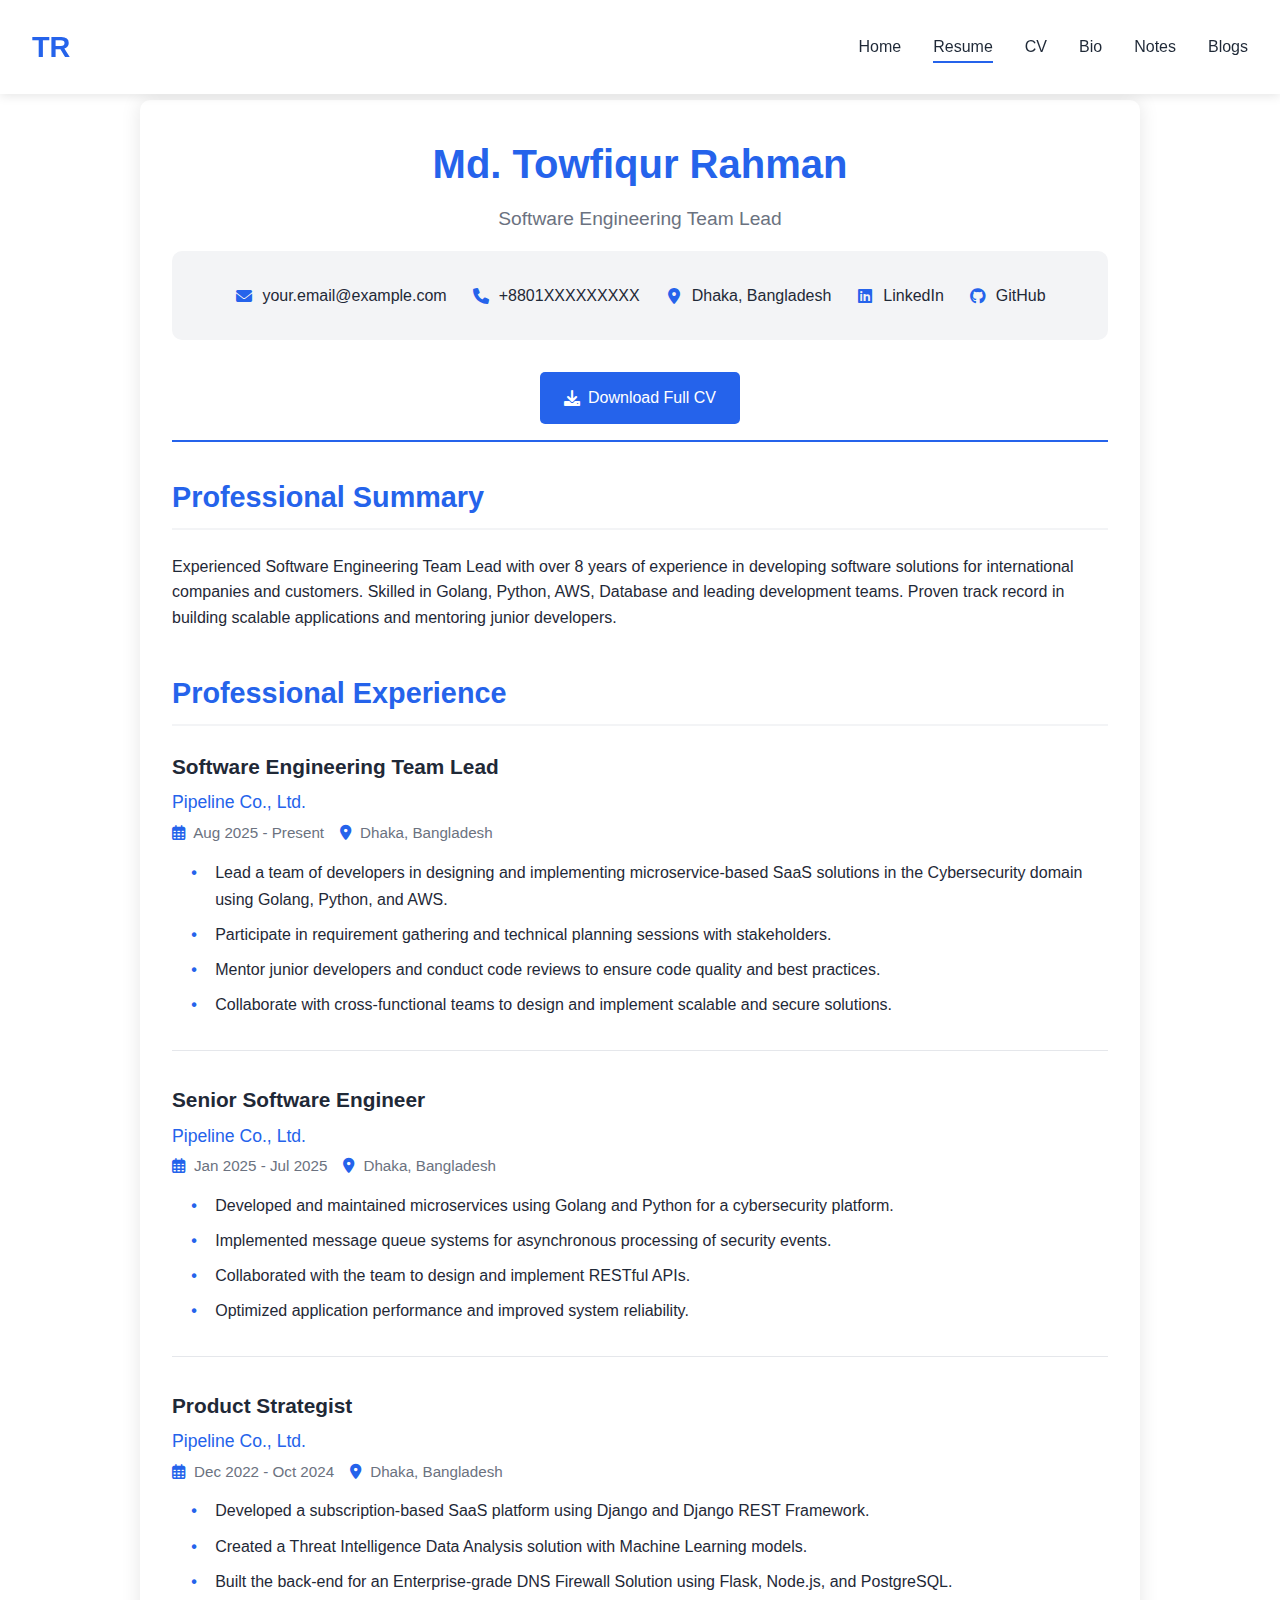
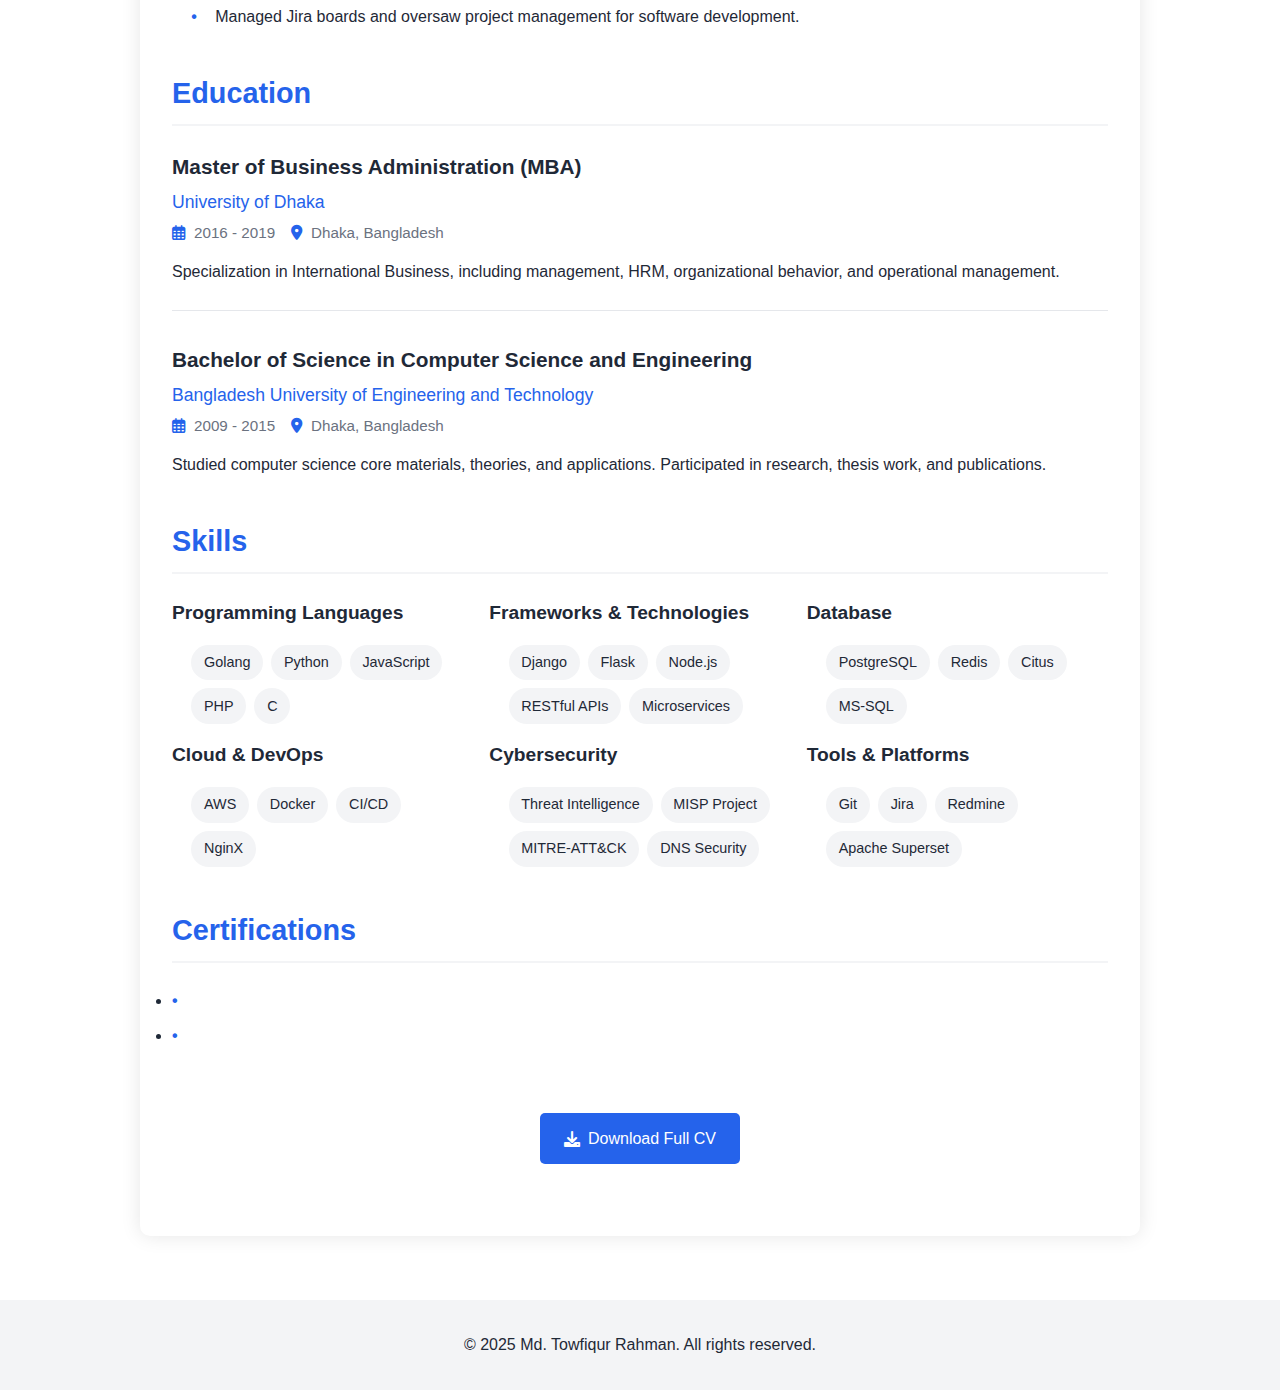
<file: resume.html>
<!DOCTYPE html>
<html lang="en">
<head>
    <meta charset="UTF-8">
    <meta name="viewport" content="width=device-width, initial-scale=1.0">
    <title>Resume - Md. Towfiqur Rahman</title>
    <link rel="stylesheet" href="assets/css/style.css">
    <link rel="stylesheet" href="https://cdnjs.cloudflare.com/ajax/libs/font-awesome/6.0.0-beta3/css/all.min.css">
    <style>
        .resume-container {
            max-width: 1000px;
            margin: 0 auto;
            padding: 2rem;
            background: white;
            box-shadow: 0 0 20px rgba(0, 0, 0, 0.1);
            margin-top: 100px;
            margin-bottom: 50px;
            border-radius: 10px;
        }
        
        .resume-header {
            text-align: center;
            margin-bottom: 2rem;
            padding-bottom: 1rem;
            border-bottom: 2px solid var(--primary-color);
        }
        
        .resume-header h1 {
            font-size: 2.5rem;
            color: var(--primary-color);
            margin-bottom: 0.5rem;
        }
        
        .resume-header p {
            font-size: 1.2rem;
            color: var(--light-text);
            margin-bottom: 1rem;
        }
        
        .contact-info {
            display: flex;
            justify-content: center;
            flex-wrap: wrap;
            gap: 1.5rem;
            margin: 1rem 0;
        }
        
        .contact-info a {
            display: flex;
            align-items: center;
            gap: 0.5rem;
            color: var(--text-color);
        }
        
        .contact-info i {
            color: var(--primary-color);
        }
        
        .resume-section {
            margin-bottom: 2.5rem;
        }
        
        .resume-section h2 {
            color: var(--primary-color);
            font-size: 1.8rem;
            margin-bottom: 1.5rem;
            padding-bottom: 0.5rem;
            border-bottom: 2px solid var(--light-bg);
        }
        
        .experience-item, .education-item {
            margin-bottom: 2rem;
            padding-bottom: 1.5rem;
            border-bottom: 1px solid var(--border-color);
        }
        
        .experience-item:last-child, 
        .education-item:last-child {
            border-bottom: none;
            margin-bottom: 0;
            padding-bottom: 0;
        }
        
        .job-title, .degree {
            font-size: 1.3rem;
            font-weight: 600;
            color: var(--text-color);
            margin-bottom: 0.3rem;
        }
        
        .company, .university {
            font-size: 1.1rem;
            font-weight: 500;
            color: var(--primary-color);
            margin-bottom: 0.3rem;
        }
        
        .date-location {
            display: flex;
            flex-wrap: wrap;
            gap: 1rem;
            color: var(--light-text);
            font-size: 0.95rem;
            margin-bottom: 0.8rem;
        }
        
        .date-location i {
            margin-right: 0.3rem;
            color: var(--primary-color);
        }
        
        .job-description, .education-details {
            line-height: 1.7;
            color: var(--text-color);
        }
        
        .job-description ul, .skills-list {
            list-style-type: none;
            padding-left: 1.2rem;
        }
        
        .job-description li {
            position: relative;
            margin-bottom: 0.5rem;
            padding-left: 1.5rem;
        }
        
        .job-description li::before {
            content: '•';
            position: absolute;
            left: 0;
            color: var(--primary-color);
            font-weight: bold;
        }
        
        .skills-container {
            display: flex;
            flex-wrap: wrap;
            gap: 1rem;
            margin-top: 1rem;
        }
        
        .skill-category {
            flex: 1 1 300px;
        }
        
        .skill-category h3 {
            font-size: 1.2rem;
            margin-bottom: 1rem;
            color: var(--text-color);
        }
        
        .skills-list {
            display: flex;
            flex-wrap: wrap;
            gap: 0.5rem;
        }
        
        .skill-tag {
            background-color: var(--light-bg);
            color: var(--text-color);
            padding: 0.4rem 0.8rem;
            border-radius: 20px;
            font-size: 0.9rem;
            transition: var(--transition);
        }
        
        .skill-tag:hover {
            background-color: var(--primary-color);
            color: white;
        }
        
        .download-btn {
            display: inline-flex;
            align-items: center;
            gap: 0.5rem;
            background-color: var(--primary-color);
            color: white;
            padding: 0.8rem 1.5rem;
            border-radius: 5px;
            text-decoration: none;
            font-weight: 500;
            margin-top: 1rem;
            transition: var(--transition);
        }
        
        .download-btn:hover {
            background-color: var(--secondary-color);
            transform: translateY(-2px);
            color: white;
        }
        
        @media (max-width: 768px) {
            .resume-container {
                margin-top: 80px;
                padding: 1.5rem;
            }
            
            .resume-header h1 {
                font-size: 2rem;
            }
            
            .job-title, .degree {
                font-size: 1.2rem;
            }
            
            .company, .university {
                font-size: 1rem;
            }
            
            .date-location {
                font-size: 0.9rem;
            }
        }
    </style>
</head>
<body>
    <header>
        <nav>
            <div class="logo">TR</div>
            <ul class="nav-links">
                <li><a href="index.html">Home</a></li>
                <li><a href="resume.html" class="active">Resume</a></li>
                <li><a href="cv.html">CV</a></li>
                <li><a href="bio.html">Bio</a></li>
                <li><a href="notes.html">Notes</a></li>
                <li><a href="blogs.html">Blogs</a></li>
            </ul>
            <div class="hamburger">
                <div class="line"></div>
                <div class="line"></div>
                <div class="line"></div>
            </div>
        </nav>
    </header>

    <div class="resume-container">
        <div class="resume-header">
            <h1>Md. Towfiqur Rahman</h1>
            <p>Software Engineering Team Lead</p>
            
            <div class="contact-info">
                <a href="mailto:your.email@example.com"><i class="fas fa-envelope"></i> your.email@example.com</a>
                <a href="tel:+8801XXXXXXXXX"><i class="fas fa-phone"></i> +8801XXXXXXXXX</a>
                <a href="#" target="_blank"><i class="fas fa-map-marker-alt"></i> Dhaka, Bangladesh</a>
                <a href="#" target="_blank"><i class="fab fa-linkedin"></i> LinkedIn</a>
                <a href="#" target="_blank"><i class="fab fa-github"></i> GitHub</a>
            </div>
            
            <a href="cv.html" class="download-btn">
                <i class="fas fa-download"></i> Download Full CV
            </a>
        </div>
        
        <div class="resume-section">
            <h2>Professional Summary</h2>
            <p>Experienced Software Engineering Team Lead with over 8 years of experience in developing software solutions for international companies and customers. Skilled in Golang, Python, AWS, Database and leading development teams. Proven track record in building scalable applications and mentoring junior developers.</p>
        </div>
        
        <div class="resume-section">
            <h2>Professional Experience</h2>
            
            <div class="experience-item">
                <div class="job-title">Software Engineering Team Lead</div>
                <div class="company">Pipeline Co., Ltd.</div>
                <div class="date-location">
                    <span><i class="far fa-calendar-alt"></i> Aug 2025 - Present</span>
                    <span><i class="fas fa-map-marker-alt"></i> Dhaka, Bangladesh</span>
                </div>
                <div class="job-description">
                    <ul>
                        <li>Lead a team of developers in designing and implementing microservice-based SaaS solutions in the Cybersecurity domain using Golang, Python, and AWS.</li>
                        <li>Participate in requirement gathering and technical planning sessions with stakeholders.</li>
                        <li>Mentor junior developers and conduct code reviews to ensure code quality and best practices.</li>
                        <li>Collaborate with cross-functional teams to design and implement scalable and secure solutions.</li>
                    </ul>
                </div>
            </div>
            
            <div class="experience-item">
                <div class="job-title">Senior Software Engineer</div>
                <div class="company">Pipeline Co., Ltd.</div>
                <div class="date-location">
                    <span><i class="far fa-calendar-alt"></i> Jan 2025 - Jul 2025</span>
                    <span><i class="fas fa-map-marker-alt"></i> Dhaka, Bangladesh</span>
                </div>
                <div class="job-description">
                    <ul>
                        <li>Developed and maintained microservices using Golang and Python for a cybersecurity platform.</li>
                        <li>Implemented message queue systems for asynchronous processing of security events.</li>
                        <li>Collaborated with the team to design and implement RESTful APIs.</li>
                        <li>Optimized application performance and improved system reliability.</li>
                    </ul>
                </div>
            </div>
            
            <div class="experience-item">
                <div class="job-title">Product Strategist</div>
                <div class="company">Pipeline Co., Ltd.</div>
                <div class="date-location">
                    <span><i class="far fa-calendar-alt"></i> Dec 2022 - Oct 2024</span>
                    <span><i class="fas fa-map-marker-alt"></i> Dhaka, Bangladesh</span>
                </div>
                <div class="job-description">
                    <ul>
                        <li>Developed a subscription-based SaaS platform using Django and Django REST Framework.</li>
                        <li>Created a Threat Intelligence Data Analysis solution with Machine Learning models.</li>
                        <li>Built the back-end for an Enterprise-grade DNS Firewall Solution using Flask, Node.js, and PostgreSQL.</li>
                        <li>Managed Jira boards and oversaw project management for software development.</li>
                    </ul>
                </div>
            </div>
        </div>
        
        <div class="resume-section">
            <h2>Education</h2>
            
            <div class="education-item">
                <div class="degree">Master of Business Administration (MBA)</div>
                <div class="university">University of Dhaka</div>
                <div class="date-location">
                    <span><i class="far fa-calendar-alt"></i> 2016 - 2019</span>
                    <span><i class="fas fa-map-marker-alt"></i> Dhaka, Bangladesh</span>
                </div>
                <div class="education-details">
                    <p>Specialization in International Business, including management, HRM, organizational behavior, and operational management.</p>
                </div>
            </div>
            
            <div class="education-item">
                <div class="degree">Bachelor of Science in Computer Science and Engineering</div>
                <div class="university">Bangladesh University of Engineering and Technology</div>
                <div class="date-location">
                    <span><i class="far fa-calendar-alt"></i> 2009 - 2015</span>
                    <span><i class="fas fa-map-marker-alt"></i> Dhaka, Bangladesh</span>
                </div>
                <div class="education-details">
                    <p>Studied computer science core materials, theories, and applications. Participated in research, thesis work, and publications.</p>
                </div>
            </div>
        </div>
        
        <div class="resume-section">
            <h2>Skills</h2>
            <div class="skills-container">
                <div class="skill-category">
                    <h3>Programming Languages</h3>
                    <div class="skills-list">
                        <span class="skill-tag">Golang</span>
                        <span class="skill-tag">Python</span>
                        <span class="skill-tag">JavaScript</span>
                        <span class="skill-tag">PHP</span>
                        <span class="skill-tag">C</span>
                    </div>
                </div>
                
                <div class="skill-category">
                    <h3>Frameworks & Technologies</h3>
                    <div class="skills-list">
                        <span class="skill-tag">Django</span>
                        <span class="skill-tag">Flask</span>
                        <span class="skill-tag">Node.js</span>
                        <span class="skill-tag">RESTful APIs</span>
                        <span class="skill-tag">Microservices</span>
                    </div>
                </div>
                
                <div class="skill-category">
                    <h3>Database</h3>
                    <div class="skills-list">
                        <span class="skill-tag">PostgreSQL</span>
                        <span class="skill-tag">Redis</span>
                        <span class="skill-tag">Citus</span>
                        <span class="skill-tag">MS-SQL</span>
                    </div>
                </div>
                
                <div class="skill-category">
                    <h3>Cloud & DevOps</h3>
                    <div class="skills-list">
                        <span class="skill-tag">AWS</span>
                        <span class="skill-tag">Docker</span>
                        <span class="skill-tag">CI/CD</span>
                        <span class="skill-tag">NginX</span>
                    </div>
                </div>
                
                <div class="skill-category">
                    <h3>Cybersecurity</h3>
                    <div class="skills-list">
                        <span class="skill-tag">Threat Intelligence</span>
                        <span class="skill-tag">MISP Project</span>
                        <span class="skill-tag">MITRE-ATT&CK</span>
                        <span class="skill-tag">DNS Security</span>
                    </div>
                </div>
                
                <div class="skill-category">
                    <h3>Tools & Platforms</h3>
                    <div class="skills-list">
                        <span class="skill-tag">Git</span>
                        <span class="skill-tag">Jira</span>
                        <span class="skill-tag">Redmine</span>
                        <span class="skill-tag">Apache Superset</span>
                    </div>
                </div>
            </div>
        </div>
        
        <div class="resume-section">
            <h2>Certifications</h2>
            <ul class="job-description">
                <li></li>
                <li></li>
            </ul>
        </div>
        
        <div class="resume-section" style="text-align: center; margin-top: 3rem;">
            <a href="cv.html" class="download-btn">
                <i class="fas fa-download"></i> Download Full CV
            </a>
        </div>
    </div>

    <footer>
        <p>&copy; 2025 Md. Towfiqur Rahman. All rights reserved.</p>
    </footer>

    <script src="assets/js/script.js"></script>
</body>
</html>
</file>
<file: assets/css/style.css>
/* Base Styles */
:root {
    --primary-color: #2563eb;
    --secondary-color: #1e40af;
    --text-color: #1f2937;
    --light-text: #6b7280;
    --background: #ffffff;
    --light-bg: #f3f4f6;
    --border-color: #e5e7eb;
    --transition: all 0.3s ease;
}

* {
    margin: 0;
    padding: 0;
    box-sizing: border-box;
}

html {
    scroll-behavior: smooth;
}

body {
    font-family: 'Segoe UI', Tahoma, Geneva, Verdana, sans-serif;
    line-height: 1.6;
    color: var(--text-color);
    background-color: var(--background);
}

a {
    text-decoration: none;
    color: var(--primary-color);
    transition: var(--transition);
}

a:hover {
    color: var(--secondary-color);
}

.container {
    max-width: 1200px;
    margin: 0 auto;
    padding: 0 2rem;
}

/* Header & Navigation */
header {
    background-color: var(--background);
    box-shadow: 0 2px 10px rgba(0, 0, 0, 0.1);
    position: fixed;
    width: 100%;
    top: 0;
    z-index: 1000;
}

nav {
    display: flex;
    justify-content: space-between;
    align-items: center;
    padding: 1.5rem 2rem;
    max-width: 1400px;
    margin: 0 auto;
}

.logo {
    font-size: 1.8rem;
    font-weight: 700;
    color: var(--primary-color);
}

.nav-links {
    display: flex;
    list-style: none;
    gap: 2rem;
}

.nav-links a {
    color: var(--text-color);
    font-weight: 500;
    padding: 0.5rem 0;
    position: relative;
}

.nav-links a::after {
    content: '';
    position: absolute;
    width: 0;
    height: 2px;
    bottom: 0;
    left: 0;
    background-color: var(--primary-color);
    transition: var(--transition);
}

.nav-links a:hover::after,
.nav-links a.active::after {
    width: 100%;
}

.hamburger {
    display: none;
    cursor: pointer;
}

.hamburger .line {
    width: 25px;
    height: 3px;
    background-color: var(--text-color);
    margin: 5px 0;
    transition: var(--transition);
}

/* Hero Section */
.hero {
    display: flex;
    align-items: center;
    min-height: 100vh;
    padding: 8rem 0 4rem;
}

.hero-content {
    flex: 1;
    padding-right: 2rem;
}

.hero-content h1 {
    font-size: 3.5rem;
    margin-bottom: 1rem;
    line-height: 1.2;
}

.hero-content h2 {
    font-size: 1.8rem;
    color: var(--primary-color);
    margin-bottom: 1.5rem;
    font-weight: 500;
}

.hero-content p {
    font-size: 1.2rem;
    color: var(--light-text);
    margin-bottom: 2rem;
    max-width: 600px;
}

.hero-image {
    flex: 1;
    text-align: center;
}

.hero-image img {
    max-width: 100%;
    border-radius: 20px;
    box-shadow: 0 10px 30px rgba(0, 0, 0, 0.1);
}

/* Buttons */
.cta-button {
    display: inline-block;
    background-color: var(--primary-color);
    color: white;
    padding: 0.8rem 1.8rem;
    border-radius: 5px;
    font-weight: 500;
    transition: var(--transition);
    border: none;
    cursor: pointer;
    font-size: 1rem;
}

.cta-button:hover {
    background-color: var(--secondary-color);
    transform: translateY(-2px);
    color: white;
}

/* Sections */
.section {
    padding: 6rem 0;
}

.section h2 {
    font-size: 2.5rem;
    margin-bottom: 3rem;
    text-align: center;
    position: relative;
}

.section h2::after {
    content: '';
    position: absolute;
    bottom: -10px;
    left: 50%;
    transform: translateX(-50%);
    width: 80px;
    height: 4px;
    background-color: var(--primary-color);
    border-radius: 2px;
}

/* Expertise Section */
.expertise-grid {
    display: grid;
    grid-template-columns: repeat(auto-fit, minmax(300px, 1fr));
    gap: 2rem;
    margin-top: 3rem;
}

.expertise-item {
    background-color: var(--light-bg);
    padding: 2rem;
    border-radius: 10px;
    text-align: center;
    transition: var(--transition);
}

.expertise-item:hover {
    transform: translateY(-5px);
    box-shadow: 0 10px 20px rgba(0, 0, 0, 0.1);
}

.expertise-item i {
    font-size: 2.5rem;
    color: var(--primary-color);
    margin-bottom: 1.5rem;
}

.expertise-item h3 {
    margin-bottom: 1rem;
    font-size: 1.5rem;
}

/* Contact Section */
.contact-grid {
    display: grid;
    grid-template-columns: 1fr 1fr;
    gap: 3rem;
    margin-top: 3rem;
}

.contact-info {
    padding: 2rem;
    background-color: var(--light-bg);
    border-radius: 10px;
}

.contact-info h3 {
    margin-bottom: 1.5rem;
    font-size: 1.5rem;
}

.contact-info p {
    margin-bottom: 1rem;
    display: flex;
    align-items: center;
    gap: 0.8rem;
}

.contact-info i {
    color: var(--primary-color);
    width: 20px;
}

.contact-form {
    display: flex;
    flex-direction: column;
    gap: 1.5rem;
}

.contact-form input,
.contact-form textarea {
    padding: 0.8rem 1rem;
    border: 1px solid var(--border-color);
    border-radius: 5px;
    font-family: inherit;
    font-size: 1rem;
    transition: var(--transition);
}

.contact-form input:focus,
.contact-form textarea:focus {
    outline: none;
    border-color: var(--primary-color);
    box-shadow: 0 0 0 3px rgba(37, 99, 235, 0.1);
}

.contact-form textarea {
    min-height: 150px;
    resize: vertical;
}

/* Social Links */
.social-links {
    display: flex;
    gap: 1.5rem;
    margin: 2rem 0;
}

.social-links a {
    display: flex;
    align-items: center;
    justify-content: center;
    width: 40px;
    height: 40px;
    background-color: var(--light-bg);
    border-radius: 50%;
    color: var(--text-color);
    transition: var(--transition);
}

.social-links a:hover {
    background-color: var(--primary-color);
    color: white;
    transform: translateY(-3px);
}

/* Footer */
footer {
    background-color: var(--light-bg);
    text-align: center;
    padding: 2rem 0;
    margin-top: 4rem;
}

/* Responsive Design */
@media (max-width: 992px) {
    .hero {
        flex-direction: column;
        text-align: center;
        padding-top: 6rem;
    }

    .hero-content {
        padding-right: 0;
        margin-bottom: 3rem;
    }

    .hero-content p {
        margin: 0 auto 2rem;
    }

    .social-links {
        justify-content: center;
    }

    .hero-image {
        margin-top: 2rem;
    }

    .contact-grid {
        grid-template-columns: 1fr;
    }
}

@media (max-width: 768px) {
    .hamburger {
        display: block;
    }

    .nav-links {
        position: fixed;
        top: 80px;
        left: -100%;
        width: 100%;
        height: calc(100vh - 80px);
        background-color: var(--background);
        flex-direction: column;
        align-items: center;
        justify-content: center;
        transition: var(--transition);
        box-shadow: 0 10px 20px rgba(0, 0, 0, 0.1);
    }

    .nav-links.active {
        left: 0;
    }

    .nav-links li {
        margin: 1rem 0;
    }

    .hero-content h1 {
        font-size: 2.8rem;
    }

    .hero-content h2 {
        font-size: 1.5rem;
    }
}

/* Animation */
@keyframes fadeIn {
    from {
        opacity: 0;
        transform: translateY(20px);
    }
    to {
        opacity: 1;
        transform: translateY(0);
    }
}

.animate-fade-in {
    animation: fadeIn 0.8s ease-out forwards;
}

delayed-animation {
    animation-delay: 0.3s;
}
</file>
